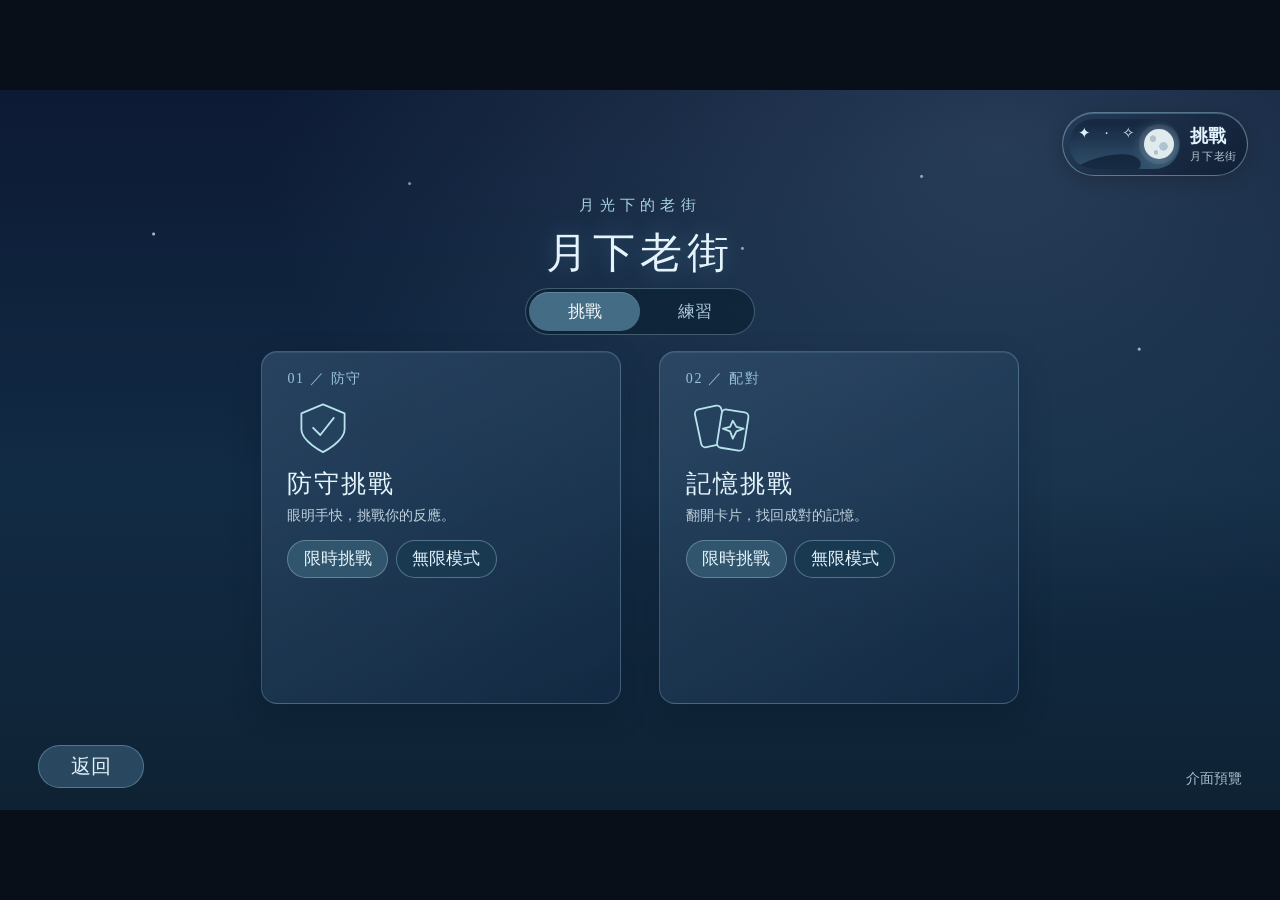
<file: design/practice-preview.html>
<!doctype html><html lang="zh-Hant"><meta charset="utf-8"><meta name="viewport" content="width=device-width,initial-scale=1"><title>現有挑戰版面・練習 UI 預覽</title><style>/* 舞台內的日夜目錄：所有夜色樣式只作用於選章畫面。 */
#level-select { isolation:isolate; }
#level-select::before { content:"";position:absolute;inset:0;z-index:-1;pointer-events:none;background:linear-gradient(180deg,rgba(29,21,15,.28),rgba(50,29,19,.54));transition:background .8s; }
#level-select::after { content:"";position:absolute;inset:0;z-index:-1;pointer-events:none;background:radial-gradient(ellipse at 78% 8%,#668aa54a,transparent 52%),linear-gradient(180deg,#0c1935ed,#112c47e8 55%,#0d2234f5);opacity:0;transition:opacity .85s ease; }
#level-select.night-world::after { opacity:1; }
.world-directory { position:relative;z-index:1;text-align:center;width:100%; }
.world-directory[hidden] { display:none; }
#level-select .world-directory h2 { box-sizing:border-box;width:100%;max-width:none;text-align:center; }
#story-directory h2 { margin:0 0 4cqh;text-shadow:0 2px 12px #38230e; }
#world-switch { position:absolute;right:2.5%;top:3%;z-index:5;display:flex;align-items:center;gap:10px;width:clamp(132px,17cqw,186px);height:clamp(46px,9cqh,66px);box-sizing:border-box;margin:0;padding:6px 10px 6px 6px;border:1px solid #ffe2a19c;border-radius:40px;background:linear-gradient(135deg,#553921e8,#302923ed);box-shadow:0 4px 16px #17120e40,inset 0 1px #fff3;color:#fff0cf;text-align:left;transition:background .7s,border-color .7s,box-shadow .3s; }
#world-switch:hover { box-shadow:0 5px 22px #17120e66,0 0 0 3px #ffdc8c24; }
#world-switch:focus-visible { outline:3px solid #ffe1a0;outline-offset:4px; }
.world-switch-label { font-size:clamp(13px,1.5cqw,18px);font-weight:bold;line-height:1.35;white-space:nowrap; }
.world-switch-label span { display:block;font-size:clamp(9px,.9cqw,11px);font-weight:normal;opacity:.78;letter-spacing:.06em; }
.world-switch-sky { position:relative;flex:1;min-width:60px;height:100%;overflow:hidden;border-radius:30px;background:linear-gradient(#82b3c1,#d9e5cc);box-shadow:inset 0 2px 5px #19394f66;transition:background .7s; }
.switch-orb { position:absolute;left:6px;top:50%;margin-top:-15px;width:30px;height:30px;border-radius:50%;background:#ffe6a0;box-shadow:0 0 0 5px #ffe7a02e,0 0 15px #ffe9ad80;transition:left .65s cubic-bezier(.22,.8,.25,1),background .65s,box-shadow .65s;z-index:2; }
.switch-orb::after { content:"";position:absolute;inset:0;border-radius:50%;background:radial-gradient(circle at 30% 32%,#9fb5c2 0 3px,transparent 3.5px),radial-gradient(circle at 65% 58%,#9fb5c2 0 4px,transparent 4.5px),radial-gradient(circle at 40% 78%,#9fb5c2 0 2px,transparent 2.5px);opacity:0;transition:opacity .6s; }
.switch-cloud { position:absolute;width:38px;height:12px;right:-4px;bottom:10px;border-radius:20px;background:#fff8e7;box-shadow:-9px 5px #fff8e7;transition:transform .65s,opacity .5s; }
.switch-cloud::before { content:"";position:absolute;width:19px;height:19px;left:8px;bottom:0;background:inherit;border-radius:50%; }
.switch-stars { position:absolute;top:4px;left:9px;color:#d9f3ff;font:15px/1.4 serif;letter-spacing:5px;opacity:0;transform:translateY(-18px);transition:opacity .65s,transform .65s; }
.switch-hills { position:absolute;bottom:-18px;left:-5px;width:78px;height:30px;background:#547d75;border-radius:50%;transform:rotate(-15deg);opacity:.65;transition:background .65s; }
.night-world #world-switch { background:linear-gradient(135deg,#263c58ed,#101e34f5);border-color:#92c8e17d;color:#e4f4ff; }
.night-world .world-switch-sky { background:linear-gradient(#14243e,#31526c); }
.night-world .switch-orb { left:calc(100% - 36px);background:#e0ebed;box-shadow:0 0 0 5px #d8f4ff15,0 0 15px #d1efff66; }
.night-world .switch-orb::after { opacity:.75; }
.night-world .switch-cloud { transform:translateY(30px);opacity:0; }
.night-world .switch-stars { opacity:1;transform:translateY(0); }
.night-world .switch-hills { background:#0a172d; }
.night-stars { position:absolute;inset:0;pointer-events:none;opacity:0;background-image:radial-gradient(circle at 12% 20%,#d6edffbb 0 1px,transparent 2px),radial-gradient(circle at 32% 13%,#d6edff88 0 1px,transparent 2px),radial-gradient(circle at 58% 22%,#d6edff99 0 1px,transparent 2px),radial-gradient(circle at 72% 12%,#d6edff99 0 1px,transparent 2px),radial-gradient(circle at 89% 36%,#d6edffaa 0 1px,transparent 2px);transition:opacity 1s; }
.night-world .night-stars { opacity:1; }
#challenge-directory { color:#e4f3fc;animation:night-arrival .65s ease both; }
.night-eyebrow { color:#a8d6e2;font-size:clamp(10px,2.1cqh,15px);letter-spacing:.35em;margin:0 0 1.4cqh; }
#challenge-directory h2 { margin:0;font-size:clamp(23px,6cqh,42px);letter-spacing:.12em;font-weight:normal;text-shadow:0 0 25px #81d5f34d; }
.night-intro { font-size:clamp(12px,2.5cqh,18px);color:#bed2e2;margin:1.7cqh 0 4cqh; }
.challenge-previews { display:flex;justify-content:center;gap:3cqw; }
.challenge-preview { width:25cqw;max-width:300px;box-sizing:border-box;padding:2.5cqh 2cqw;border:1px solid #9ed0e345;border-radius:16px;background:linear-gradient(145deg,#3655739c,#142b46b8);box-shadow:0 12px 32px #020d202b,inset 0 1px #d4efff17;text-align:left; }
.challenge-number { display:block;color:#99c4d9;font-size:clamp(10px,2cqh,14px);letter-spacing:.12em; }
.challenge-preview svg { display:block;width:clamp(42px,10cqh,75px);height:clamp(35px,8cqh,60px);margin:1.5cqh 0;fill:#24415d;stroke:#b8e3ed;stroke-width:2;stroke-linejoin:round;stroke-linecap:round; }
.challenge-preview h3 { margin:0 0 1cqh;font-size:clamp(16px,3.6cqh,25px);font-weight:normal;letter-spacing:.08em; }
.challenge-preview p { font-size:clamp(11px,2.2cqh,16px);color:#bfd1de;margin:0 0 2cqh; }
.challenge-soon { display:inline-block;padding:4px 12px;border:1px solid #86bed15c;border-radius:20px;color:#a8d7e4;font-size:clamp(10px,2cqh,14px); }
.night-world > .back-btn { background:#29475f;border:1px solid #83b6ce70;color:#e1f1fb; }
.visually-hidden { position:absolute;width:1px;height:1px;padding:0;margin:-1px;overflow:hidden;clip-path:inset(50%);white-space:nowrap; }
@keyframes night-arrival { from { opacity:0;transform:translateY(12px); } to { opacity:1;transform:translateY(0); } }
@media (prefers-reduced-motion:reduce) { #level-select *,#level-select::before,#level-select::after { animation:none!important;transition:none!important; } }
.challenge-blue-scene { background:radial-gradient(ellipse at 70% 15%,#315878,#0d203a 70%);color:#e5f1fa; }
.challenge-blue-window { box-sizing:border-box;width:70%;max-width:760px;max-height:90%;padding:4cqh 4cqw;border:1px solid #8fbed17a;border-radius:20px;background:linear-gradient(135deg,#345772d9,#142d48ed);box-shadow:0 15px 50px #020c2580;text-align:center; }
.challenge-blue-window h2 { max-width:none;font-size:clamp(24px,6cqh,44px);margin:1cqh 0;color:#e5f5ff; }
.challenge-blue-window p { font-size:clamp(12px,3cqh,21px);line-height:1.6;margin:2cqh 0; }
.challenge-kicker { color:#a4d0e1;letter-spacing:.2em; }
.challenge-window-actions { display:flex;justify-content:center;gap:2cqw;margin-top:3cqh; }
.challenge-window-actions button { margin:0;border:1px solid #90c9db77;border-radius:24px;background:#2d536d;padding:1.5cqh 2cqw;font-size:clamp(13px,3cqh,21px);min-height:40px; }
.challenge-window-actions button:last-child { background:#447b95; }
.challenge-window-actions button:focus-visible { outline:3px solid #ffe1a0;outline-offset:4px; }
#challenge-countdown { font-size:clamp(18px,4cqh,30px); }
#challenge-countdown-number { font-size:clamp(60px,24cqh,160px);line-height:1.2;color:#b9e7f6; }
.challenge-play-stage { isolation:isolate; }
.challenge-play-background { position:absolute;inset:0;z-index:-2;pointer-events:none;background:center/cover;filter:brightness(.6) saturate(.65); }
.challenge-play-stage::before { content:"";position:absolute;inset:0;z-index:-1;background:linear-gradient(160deg,#123d7870,#122f5860 55%,#081d3d9c);pointer-events:none; }
.challenge-live-hud { position:absolute;top:1%;left:50%;transform:translateX(-50%);z-index:180;white-space:nowrap;color:#e3f3fd;background:#10283de8;padding:1cqh 2cqw;border:1px solid #92c9dd66;border-radius:30px;font-size:clamp(13px,3cqh,23px);pointer-events:none; }
.challenge-time-warning { color:#ffd09a;border-color:#ffd09a; }
.night-challenge-game .memory-panel { top:52%;width:96%;height:90%;max-height:90%;box-sizing:border-box;border-color:#80b7d0;background-image:linear-gradient(145deg,#345d7fe8,#17334de8);color:#e4f1fa;box-shadow:inset 0 1px #b8ddf33b,0 10px 30px #08192b66; }
.night-challenge-game .memory-grid { max-width:none;max-height:none;flex-shrink:0; }
.night-challenge-game .memory-hint,.night-challenge-game .defense-controls-hint { display:none; }
.night-challenge-game .challenge-live-hud { top:2%;left:2%;transform:none; }
.night-challenge-game .memory-timer-large { display:none; }
.challenge-preview p { white-space:nowrap;font-size:clamp(10px,1.9cqh,16px); }
#game-wrapper.challenge-active #loading-screen { color:#d4edfc;background:radial-gradient(ellipse at 75% 15%,#315b7cf2,#0b1c34f5 75%); }
#game-wrapper.challenge-active .loading-content { background:linear-gradient(135deg,#305571e8,#142e48ed);border-color:#8bc1d6;box-shadow:0 12px 35px #030d2366; }
#game-wrapper.challenge-active .loading-content .spinner { border-color:#385b76;border-top-color:#b3e4f7; }
#game-wrapper.challenge-active #loading-progress { color:#b6e9fa; }
.night-challenge-game .memory-info,.night-challenge-game .memory-info-item,.night-challenge-game .memory-hint,.night-challenge-game .memory-timer-large { color:#e6f4ff; }
.night-challenge-game .memory-hint { background:#152f49cc;border-color:#7aafc877; }
.night-challenge-game .memory-card { border-color:#87b8ce; }
.night-challenge-game .memory-top-bar { background-image:linear-gradient(110deg,#203f5ce8,#294d6be8);border-color:#79abc6; }
.night-challenge-game .memory-timer-large,.night-challenge-game .memory-status,.night-challenge-game .memory-strikes { background:#17334bd9;border-color:#7db5d0; }
.night-challenge-game .memory-status,.night-challenge-game .memory-timer-label,.night-challenge-game .memory-info-item span { color:#d0efff; }
.night-challenge-game #memory-timer { color:#ccefff;text-shadow:0 0 6px #77bcdd60; }
.night-challenge-game #defense-combo { display:none!important; }
.night-challenge-game #defense-player { width:20%!important;height:34%!important; }
.night-challenge-game #defense-msg { display:none!important; }
.night-challenge-game #defense-wave-progress { color:#d9effa; }
.timed-challenge > .back-btn { display:none!important; }
#game-wrapper.challenge-active #game-pause-resume { background:#477e99; }
#game-wrapper.challenge-active #game-pause-exit { background:#29475e; }
#game-wrapper.challenge-active #game-pause-overlay { color:#dcefff; }
@media (prefers-reduced-motion:reduce) { .challenge-blue-scene * { transition:none!important; } }

/* 同亮度的霧藍／靛藍，入口與整場視窗共用主題。 */
[data-challenge-kind="defense"] {
    --challenge-light:#3d647b;--challenge-dark:#203c53;--challenge-accent:#507f97;
    --challenge-border:#96c6d7;--challenge-ink:#e6f4fc;--challenge-soft:#b9d8e7;
}
[data-challenge-kind="memory"] {
    --challenge-light:#4b5e82;--challenge-dark:#2c3757;--challenge-accent:#647b9e;
    --challenge-border:#aabddd;--challenge-ink:#edf1ff;--challenge-soft:#c7d2ee;
}
.challenge-preview[data-challenge-kind] {
    background:linear-gradient(145deg,var(--challenge-light),var(--challenge-dark));
    border-color:var(--challenge-border);color:var(--challenge-ink);
}
.challenge-preview[data-challenge-kind] .challenge-number,
.challenge-preview[data-challenge-kind] p { color:var(--challenge-soft); }
.challenge-preview[data-challenge-kind] svg { fill:var(--challenge-dark);stroke:var(--challenge-border); }
.challenge-preview[data-challenge-kind] button { background:var(--challenge-accent);border-color:var(--challenge-border);color:var(--challenge-ink);margin-right:.6cqw; }
.challenge-preview[data-challenge-kind] button:last-child { background:var(--challenge-dark); }
.challenge-blue-scene[data-challenge-kind] { background:radial-gradient(ellipse at 70% 15%,var(--challenge-light),var(--challenge-dark) 75%);color:var(--challenge-ink); }
.challenge-blue-scene[data-challenge-kind] .challenge-blue-window,
#game-wrapper.challenge-active .loading-content { background:linear-gradient(135deg,var(--challenge-light),var(--challenge-dark));border-color:var(--challenge-border); }
.challenge-blue-scene[data-challenge-kind] h2 { color:var(--challenge-ink); }
.challenge-blue-scene[data-challenge-kind] .challenge-kicker { color:var(--challenge-soft); }
.challenge-blue-scene[data-challenge-kind] button { background:var(--challenge-dark);border-color:var(--challenge-border);color:var(--challenge-ink); }
.challenge-blue-scene[data-challenge-kind] button:last-child { background:var(--challenge-accent); }
#game-wrapper.challenge-active #loading-screen { background:radial-gradient(ellipse at 75% 15%,var(--challenge-light),var(--challenge-dark) 75%);color:var(--challenge-ink); }
#game-wrapper.challenge-active #game-pause-overlay { background:color-mix(in srgb,var(--challenge-dark) 85%,transparent);color:var(--challenge-ink); }
#game-wrapper.challenge-active #game-pause-resume { background:var(--challenge-accent); }
#game-wrapper.challenge-active #game-pause-exit { background:var(--challenge-dark); }
#game-wrapper.challenge-active .night-challenge-game .memory-panel { background-image:linear-gradient(145deg,var(--challenge-light),var(--challenge-dark));border-color:var(--challenge-border); }
#game-wrapper.challenge-active .night-challenge-game .memory-top-bar { background-image:linear-gradient(110deg,var(--challenge-dark),var(--challenge-light));border-color:var(--challenge-border); }
#game-wrapper.challenge-active .challenge-live-hud { background:var(--challenge-dark);border-color:var(--challenge-border); }
.challenge-hearts { display:inline-flex;gap:4px;vertical-align:middle;margin-right:1cqw; }
.challenge-hearts img { width:clamp(16px,3.8cqh,28px);height:clamp(16px,3.8cqh,28px);object-fit:contain;image-rendering:pixelated; }
.challenge-hearts .heart-lost { opacity:.25;filter:grayscale(1); }
#challenge-lobby .challenge-blue-window { overflow:auto; }
#challenge-lobby-title { font-size:clamp(22px,5cqh,38px); }
#challenge-lobby-copy { font-size:clamp(12px,2.8cqh,20px); }
#challenge-lobby-points { padding-left:1.4em;margin:2cqh 0;text-align:left;font-size:clamp(12px,2.9cqh,20px);line-height:1.6; }
#challenge-lobby-points li + li { margin-top:1cqh; }
#challenge-lobby-rules { text-align:left;font-size:clamp(12px,2.7cqh,18px); }
#challenge-lobby-rules summary { cursor:pointer;color:var(--challenge-soft,#b9dce9);width:fit-content;margin:auto;padding:.7cqh 8px; }
#challenge-lobby-rules summary:focus-visible { outline:2px solid #ffe1a0;outline-offset:2px; }
#challenge-final-feedback { display:grid;grid-template-columns:1fr 1fr;gap:1.5cqw;margin:2cqh 0; }
#challenge-final-feedback > div { min-width:0;padding:1.5cqh 1cqw;background:#06182c40;border:1px solid #b1cde52e;border-radius:12px; }
#challenge-final-feedback dt { font-size:clamp(11px,2.6cqh,17px);color:var(--challenge-soft,#bdddeb); }
#challenge-final-feedback dd { font-size:clamp(13px,3.3cqh,23px);line-height:1.5;margin:.7cqh 0 0;font-weight:bold;overflow-wrap:anywhere; }
#challenge-results .challenge-blue-window { overflow:auto; }
@media (max-height:400px) { #challenge-results .challenge-blue-window { width:84%;padding:2cqh 3cqw; } #challenge-results p { margin:1cqh 0; } #challenge-final-feedback { margin:1cqh 0; } #challenge-results .challenge-window-actions { margin-top:1.5cqh; } }
@media (max-height:400px) { #challenge-lobby .challenge-blue-window { padding:2cqh 3cqw;width:80%; } #challenge-lobby p { margin:1cqh 0; } #challenge-lobby .challenge-window-actions { margin-top:1.5cqh; } }

/* 無限防守：資訊分居兩角，中央與四方向目標保留完整視線。 */
#game-wrapper.challenge-active .challenge-live-hud.defense-endless-hud {
    inset:0;left:0;top:0;width:100%;height:100%;box-sizing:border-box;
    transform:none;padding:0;border:0;border-radius:0;background:none;pointer-events:none;
    font-variant-numeric:tabular-nums;
}
.defense-endless-game #defense-wave-progress { display:none; }
.endless-score-card,.endless-wave-card {
    position:absolute;top:2%;width:clamp(84px,11cqw,118px);box-sizing:border-box;
    padding:7px 9px;border:1px solid #9dcddd66;border-radius:12px 4px 12px 4px;
    background:linear-gradient(145deg,#31566bd9,#122d42d9);
    box-shadow:inset 0 1px #d5f3ff18,0 3px 10px #06182633;
    color:#e5f4fc;text-align:left;
}
.endless-score-card { left:2%; }
.endless-wave-card { right:2%; }
.endless-vitality { display:flex;align-items:center;justify-content:space-between;gap:4px; }
.defense-endless-hud .challenge-hearts { gap:3px;margin:0; }
.defense-endless-hud .challenge-hearts img { width:clamp(12px,3cqh,17px);height:clamp(12px,3cqh,17px); }
.endless-mark { font-size:14px;line-height:1;color:#9dcddd99; }
.endless-score-line,.endless-wave-line { display:flex;align-items:baseline;gap:4px;margin-top:4px; }
.endless-score-value,.endless-wave-value { font-size:clamp(18px,4.5cqh,26px);line-height:1.1;font-weight:600;letter-spacing:-.025em; }
.endless-score-line>span,.endless-wave-line>span { font-size:clamp(9px,2cqh,12px);color:#a5c9da; }
.endless-stage { display:block;font-size:clamp(9px,2cqh,12px);line-height:1;letter-spacing:.08em;color:#b8d8e6; }
.endless-wave-line { margin-top:3px; }
.endless-wave-ticks { display:flex;gap:2px;margin-top:5px; }
.endless-wave-ticks i { height:3px;flex:1;min-width:0;border-radius:1px;background:#adcddd28; }
.endless-wave-ticks i.is-lit { background:#a7d9e9; }
.defense-endless-hud.challenge-time-warning .endless-score-card { border-color:#f4bb8caa; }
.defense-endless-hud.challenge-time-warning .endless-mark { color:#f4bb8c; }
#game-pause-detail { margin:0;max-width:90%;font-size:clamp(13px,3cqh,21px);line-height:1.6;color:#bdd9e8;font-variant-numeric:tabular-nums;text-align:center; }
#game-pause-detail[hidden] { display:none; }
.defense-endless-hud #defense-wait-meter {
    position:static;width:100%;margin:6px 0 0;padding:5px 0 0;
    border-top:1px solid #a7d9e944;border-radius:0;background:none;
    font-size:clamp(9px,2cqh,12px);line-height:1.2;color:#c2e4ef;white-space:normal;
}
.defense-endless-hud .defense-wait-track { height:3px;margin-top:4px;background:#adcddd28; }
.defense-endless-hud .defense-wait-fill { background:#a7d9e9; }
.defense-response-meter { height:3px;margin-top:6px;border-radius:2px;background:#e4be8733;overflow:hidden; }
.defense-response-fill { height:100%;background:#e8c189;transform-origin:left; }
.defense-response-meter[hidden],.defense-wave-feedback[hidden] { display:none; }
.defense-wave-feedback { position:absolute;bottom:4%;left:50%;transform:translateX(-50%);max-width:82%;padding:6px 12px;border:1px solid #e4bc7c88;border-radius:10px 4px 10px 4px;background:#203c53ed;color:#ffe3b5;white-space:normal;text-align:center;font-size:clamp(12px,2.8cqh,20px); }
.memory-challenge-vitality { display:flex;align-items:center;gap:9px; }
.memory-mistake-meter { display:flex;gap:3px; }
.memory-mistake-meter i { display:block;width:clamp(5px,1.5cqh,9px);height:clamp(5px,1.5cqh,9px);border:1px solid #e4be8766;border-radius:2px;background:#e4be8722; }
.memory-mistake-meter i.is-lit { background:#e8c189; }
/* 雲影只遮牌區，380ms 合攏、180ms 停留、380ms 打開，無白色閃光。 */
.night-challenge-game .memory-grid { position:relative;isolation:isolate; }
.memory-blink-cover { position:absolute;inset:0;z-index:5;overflow:hidden;border-radius:10px;pointer-events:none; }
.memory-blink-cover[hidden] { display:none; }
.memory-blink-shutter { position:absolute;left:0;right:0;height:50.1%;background:linear-gradient(145deg,#203553,#101e35);transform:scaleY(0);transition:transform 380ms cubic-bezier(.2,.7,.3,1); }
.memory-blink-top { top:0;transform-origin:top; }
.memory-blink-bottom { bottom:0;transform-origin:bottom; }
.memory-blink-cover[data-phase="closing"] .memory-blink-shutter { transform:scaleY(1); }
.memory-wind-selected { outline:2px solid #ffe0a0;outline-offset:3px;border-radius:12px;z-index:3; }
@media (prefers-reduced-motion:reduce) { .memory-blink-shutter { transition:none; } }
/* 夜風走兩條對角邊帶，裁切範圍不進入中央與四向目標軸線。 */
.defense-night-wind { position:absolute;inset:0;z-index:60;pointer-events:none;overflow:hidden; }
.defense-wind-lane { position:absolute;width:25%;height:12%;overflow:hidden;pointer-events:none; }
.wind-upper-left { left:2%;top:23%; }
.wind-lower-right { right:2%;bottom:23%;transform:scaleX(-1); }
.defense-wind-leaf {
    position:absolute;left:-24px;top:50%;width:clamp(14px,5.2cqh,26px);height:clamp(8px,2.8cqh,14px);
    border-radius:85% 0 85% 0;background:linear-gradient(135deg,#b6a47b,#80745e);border:1px solid #c6bb9633;
    opacity:0;will-change:transform;animation:defense-night-leaf 1800ms cubic-bezier(.25,.45,.55,.8) both;
}
.defense-wind-leaf::after { content:"";position:absolute;left:15%;right:12%;top:48%;height:1px;background:#f2dfaf55;transform:rotate(-28deg); }
.wind-lower-right .defense-wind-leaf { animation-delay:180ms;background:linear-gradient(135deg,#a1ad8c,#68786e); }
@keyframes defense-night-leaf {
    0% { transform:translate3d(0,1cqh,0) rotate(-35deg);opacity:0; }
    15% { opacity:.58; }
    50% { transform:translate3d(13cqw,-1cqh,0) rotate(30deg);opacity:.58; }
    85% { opacity:.45; }
    100% { transform:translate3d(28cqw,-4cqh,0) rotate(105deg);opacity:0; }
}
@media (prefers-reduced-motion:reduce) { .defense-night-wind { display:none; } }

/* 中央單行提示帶：全寬、半透明，兩側漸隱；只在預告期間淡入淡出。 */
.memory-swap-notice { position:absolute;left:0;top:50%;transform:translateY(-50%);z-index:30;box-sizing:border-box;width:100%;padding:clamp(14px,4cqh,30px) 12px;text-align:center;pointer-events:none;background:linear-gradient(90deg,#172b4700,#172b47b8 18%,#243b59cc 50%,#172b47b8 82%,#172b4700);animation:memory-swap-banner 1100ms ease-in-out both; }
.memory-swap-notice[hidden] { display:none; }
.memory-swap-notice strong { display:block;color:#ffe3ac;font-size:clamp(24px,6.5cqh,46px);line-height:1.3;letter-spacing:.12em;white-space:nowrap;text-shadow:0 2px 8px #071427aa; }
@keyframes memory-swap-banner { 0%,100% { opacity:0; } 18%,76% { opacity:1; } }
@media (prefers-reduced-motion:reduce) { .memory-swap-notice { animation:none; } }
/* 特殊波的提示只占預備時間；作答時保留角色與四向目標的視線。 */
.defense-special-notice { position:absolute;left:0;top:50%;transform:translateY(-50%);width:100%;box-sizing:border-box;padding:14px 12px;z-index:90;text-align:center;pointer-events:none;color:#ffe2ad;background:linear-gradient(90deg,#18364c00,#18364cdb 18%,#18364cdb 82%,#18364c00);font-size:clamp(17px,4.5cqh,30px);line-height:1.4; }
.defense-special-cue { position:absolute;left:3%;bottom:20%;max-width:26%;box-sizing:border-box;padding:5px 12px;border:1px solid #e5c18d77;border-radius:9px 3px;background:#16364bd9;color:#ffe2ad;font-size:clamp(11px,2.7cqh,18px);text-align:center;pointer-events:none;z-index:65; }
.defense-order-badge { position:absolute;right:-7px;top:-7px;display:grid;place-items:center;width:clamp(21px,5cqh,32px);height:clamp(21px,5cqh,32px);border:2px solid #ffdda0;border-radius:50%;background:#19364cf2;color:#ffe4b4;font:bold clamp(13px,3.5cqh,22px)/1 sans-serif;box-shadow:0 2px 5px #07172966;pointer-events:none; }
.defense-order-badge.is-top-target { top:auto;bottom:-5px; }
.defense-order-badge[hidden] { display:none; }

*{box-sizing:border-box}body{margin:0;background:#090f19;color:#e4f3fc;font-family:'Microsoft JhengHei',serif;min-height:100vh;display:grid;place-items:center}#level-select{width:min(100vw,177.777vh);height:min(56.25vw,100vh);position:relative;container-type:size;overflow:hidden;display:flex;align-items:center;justify-content:center;background:#11263d}button{font:inherit;cursor:pointer;color:inherit}#challenge-directory{animation:none}.night-intro{height:5cqh;display:flex;align-items:center;justify-content:center;gap:0;margin:1.7cqh 0 3cqh}.mode-tabs{display:inline-flex;border:1px solid #a9c9dc55;border-radius:24px;padding:3px;background:#0b2034b0}.mode-tabs button{border:0;background:transparent;border-radius:20px;padding:1cqh 3cqw;font-size:clamp(11px,2.4cqh,18px);color:#abc8db}.mode-tabs button[aria-selected=true]{background:#446c84;color:#f1f7fc;box-shadow:inset 0 1px #d5ebf530}.challenge-previews{height:49cqh}.challenge-preview{width:30cqw;max-width:360px;position:relative}.mock-actions{display:flex;gap:.6cqw}.mock-actions button{border:1px solid #a9cddd66;background:#30556c;border-radius:20px;padding:1cqh 1.2cqw;font-size:clamp(11px,2.3cqh,18px);white-space:nowrap}.mock-actions button:last-child{background:#193951}.back-btn{position:absolute;bottom:3%;left:3%;border-radius:24px;padding:1cqh 2.5cqw;font-size:clamp(12px,2.8cqh,20px)}#practice-grid{display:none;grid-template-columns:repeat(2,30cqw);grid-template-rows:repeat(2,1fr);justify-content:center;gap:2cqh 3cqw;height:49cqh}.practice-tile{display:flex;align-items:center;gap:1.4cqw;border:1px solid #b1cbd44d;border-radius:16px;padding:2cqh 1.8cqw;background:linear-gradient(145deg,#345772d9,#18364ded);text-align:left;box-shadow:inset 0 1px #d4efff17,0 8px 22px #020d202b}.practice-tile:hover,.practice-tile[aria-pressed=true]{border-color:#d8c48d;background:linear-gradient(145deg,#476b7d,#284858)}.practice-tile svg{width:7cqw;height:11cqh;flex-shrink:0;stroke:#b9dce7;stroke-width:2;fill:none;stroke-linecap:round;stroke-linejoin:round}.practice-tile strong{font-weight:normal;font-size:clamp(15px,3.5cqh,25px);display:block;margin-bottom:1cqh}.practice-tile small{font-size:clamp(10px,2.1cqh,15px);color:#b6d0dd;display:block;line-height:1.5}.tile-arrow{margin-left:auto;color:#c8dce7;font-size:3cqh}.badge{position:absolute;bottom:3%;right:3%;font-size:clamp(9px,1.9cqh,14px);color:#a8bfcd}dialog{color:#e4f3fc;background:linear-gradient(145deg,#345772,#18364d);border:1px solid #aecbdb77;border-radius:20px;padding:4cqh 4cqw;width:min(66vw,620px);text-align:center}dialog::backdrop{background:#061322b0}dialog h3{font-size:clamp(19px,4cqh,30px);margin:0 0 2cqh}dialog p{font-size:clamp(12px,2.8cqh,20px);line-height:1.7}dialog button{border:1px solid #a9ccdb66;border-radius:24px;background:#416e85;padding:1cqh 3cqw}button:focus-visible{outline:2px solid #e7d2a0;outline-offset:3px}.practice-tile{justify-content:center;gap:2cqw}.practice-tile strong{margin:0;white-space:nowrap;font-size:clamp(16px,4cqh,28px);letter-spacing:.08em}.practice-tile svg{width:6cqw;height:10cqh}.practice-tile:hover{transform:translateY(-2px);box-shadow:0 10px 25px #030e2255}#flow{display:none;position:absolute;inset:0;z-index:10;background:radial-gradient(ellipse at center,#315572,#102238)}#flow h3{position:absolute;left:4%;top:1%;font-size:4cqh;font-weight:normal}#flow img{position:absolute;left:42%;top:30%;width:16%;height:40%;object-fit:contain}#flow .controls{position:absolute;right:4%;top:4%;display:flex;gap:1cqw}#flow button{padding:1cqh 2cqw;background:#365a72;border:1px solid #a9c9db66;border-radius:24px;font-size:2.8cqh}#flow p{position:absolute;bottom:3%;width:100%;text-align:center;color:#adc6d4;font-size:2.3cqh}#target{position:absolute;right:15%;top:42%;font-size:8cqh;color:#e7d29c}</style>
<div id="level-select" class="night-world"><div class="night-stars"></div><button id="world-switch" aria-label="日夜模式外觀預覽"><span class="world-switch-sky"><span class="switch-stars">✦ · ✧</span><span class="switch-orb"></span><span class="switch-hills"></span></span><span class="world-switch-label">挑戰<span>月下老街</span></span></button><div id="challenge-directory" class="world-directory"><p class="night-eyebrow">月光下的老街</p><h2 id="heading">月下老街</h2><div class="night-intro"><div class="mode-tabs" role="tablist" aria-label="挑戰與練習"><button role="tab" aria-selected="true" onclick="switchMode(false)">挑戰</button><button role="tab" aria-selected="false" onclick="switchMode(true)">練習</button></div></div><div class="challenge-previews"><article class="challenge-preview"><span class="challenge-number">01 ／ 防守</span><svg viewBox="0 0 80 64" aria-hidden="true"><path d="M40 6 64 16v18c0 13-24 25-24 25S16 47 16 34V16Z"/><path d="m29 32 8 8 15-19"/></svg><h3>防守挑戰</h3><p>眼明手快，挑戰你的反應。</p><div class="mock-actions"><button>限時挑戰</button><button>無限模式</button></div></article><article class="challenge-preview"><span class="challenge-number">02 ／ 配對</span><svg viewBox="0 0 80 64" aria-hidden="true"><rect x="13" y="9" width="30" height="43" rx="5" transform="rotate(-12 28 30)"/><rect x="37" y="13" width="30" height="43" rx="5" transform="rotate(9 52 34)"/><path d="m52 24 4 7 8 2-8 3-4 8-3-8-8-3 8-2Z"/></svg><h3>記憶挑戰</h3><p>翻開卡片，找回成對的記憶。</p><div class="mock-actions"><button>限時挑戰</button><button>無限模式</button></div></article></div><div id="practice-grid">
<button class="practice-tile" aria-pressed="false" onclick="choose(this,'重擊格擋')"><svg viewBox="0 0 72 64" aria-hidden="true"><path d="M16 9h32M16 17h32M16 25h32M16 33h32M16 41h32"/><path d="m52 18 9 9-9 9"/></svg><span><strong>重擊格擋</strong></span></button><button class="practice-tile" aria-pressed="false" onclick="choose(this,'旋轉防守')"><svg viewBox="0 0 72 64" aria-hidden="true"><path d="M52 19a22 22 0 1 0 3 23M52 8v14H38"/><circle cx="32" cy="32" r="6"/></svg><span><strong>旋轉防守</strong></span></button><button class="practice-tile" aria-pressed="false" onclick="choose(this,'順序滑動')"><svg viewBox="0 0 72 64" aria-hidden="true"><circle cx="18" cy="20" r="11"/><circle cx="48" cy="43" r="11"/><path d="M18 15v10M45 39q9-7 7 0l-8 9h10M30 24l7 8"/></svg><span><strong>順序滑動</strong></span></button><button class="practice-tile" aria-pressed="false" onclick="choose(this,'記憶順序')"><svg viewBox="0 0 72 64" aria-hidden="true"><circle cx="18" cy="20" r="11"/><path d="M18 15v10M38 39h4m7 0h4m7 0h2M31 25l8 7"/></svg><span><strong>記憶順序</strong></span></button></div></div><button class="back-btn" onclick="switchMode(false)">返回</button><span class="badge" id="footnote">介面預覽</span></div><section id="flow" aria-label="練習流程預覽"><h3 id="flow-title"></h3><div class="controls"><button onclick="document.getElementById('target').animate([{opacity:0},{opacity:1}],{duration:300})">重新練習</button><button onclick="leave()">離開練習</button></div><img src="../assets/images/characters/challenge-player.png" alt="練習角色"><span id="target">▥</span><p>流程預覽・尚未接入遊戲操作</p></section><script>function switchMode(practice){document.querySelector('.challenge-previews').style.display=practice?'none':'flex';document.getElementById('practice-grid').style.display=practice?'grid':'none';document.querySelectorAll('[role=tab]').forEach((n,i)=>n.setAttribute('aria-selected',String(i===(practice?1:0))));document.getElementById('footnote').textContent=practice?'不計分・不扣生命':'介面預覽'}function choose(button,title){document.getElementById('flow-title').textContent=title;document.getElementById('target').textContent=title==='重擊格擋'?'▥':title==='旋轉防守'?'↻':title==='順序滑動'?'① → ②':'① · ·';document.getElementById('flow').style.display='block';document.getElementById('challenge-directory').inert=true;document.querySelector('#flow button').focus()}function leave(){document.getElementById('flow').style.display='none';document.getElementById('challenge-directory').inert=false;document.querySelector('[role=tab][aria-selected=true]').focus()}</script></html>
</file>
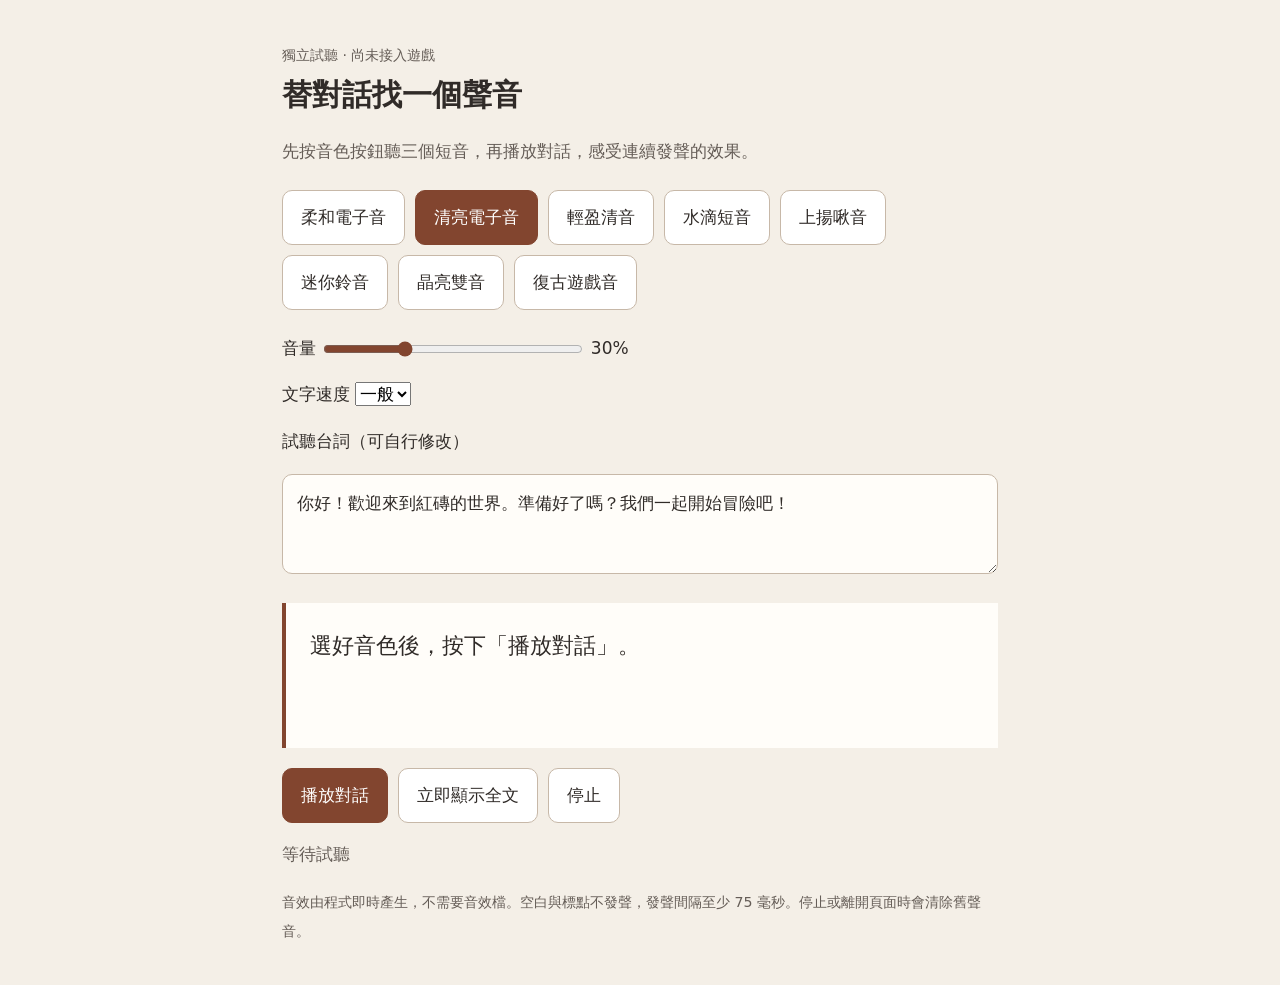
<file: tests/audio-preview.html>
<!doctype html>
<html lang="zh-Hant">
<meta charset="utf-8">
<meta name="viewport" content="width=device-width,initial-scale=1">
<title>對話電子短音試聽</title>
<style>
*{box-sizing:border-box}body{margin:0;background:#f4efe7;color:#302b28;font:17px/1.7 system-ui,sans-serif}main{max-width:760px;margin:auto;padding:40px 22px}h1{font-size:30px;margin:0}p{color:#655d57}.voices{display:flex;gap:10px;flex-wrap:wrap;margin:24px 0}button,select,input{font:inherit}button{cursor:pointer;border:1px solid #c7b8a8;border-radius:10px;padding:12px 18px;background:white;color:inherit;min-height:48px}button[aria-pressed=true],#play{background:#82452f;color:white;border-color:#82452f}label{display:block;margin:18px 0}input[type=range]{width:min(260px,65%);vertical-align:middle;accent-color:#82452f}textarea{width:100%;min-height:100px;padding:14px;font:inherit;border:1px solid #c7b8a8;border-radius:10px;background:#fffdf9;color:inherit}.dialogue{margin:20px 0;background:#fffdf9;border-left:4px solid #82452f;padding:24px;min-height:145px;font-size:22px;white-space:pre-wrap;overflow-wrap:anywhere}.actions{display:flex;gap:10px;flex-wrap:wrap}small{color:#655d57}#status{min-height:30px}
</style>
<main>
<small>獨立試聽 · 尚未接入遊戲</small>
<h1>替對話找一個聲音</h1>
<p>先按音色按鈕聽三個短音，再播放對話，感受連續發聲的效果。</p>
<div class="voices" role="group" aria-label="音色">
<button data-voice="soft" aria-pressed="false">柔和電子音</button>
<button data-voice="bright" aria-pressed="true">清亮電子音</button>
<button data-voice="sparkle" aria-pressed="false">輕盈清音</button>
<button data-voice="drop" aria-pressed="false">水滴短音</button>
<button data-voice="chirp" aria-pressed="false">上揚啾音</button>
<button data-voice="bell" aria-pressed="false">迷你鈴音</button>
<button data-voice="crystal" aria-pressed="false">晶亮雙音</button>
<button data-voice="retro" aria-pressed="false">復古遊戲音</button>
</div>
<label>音量 <input id="volume" type="range" min="0" max="100" value="30"> <output id="volumeValue">30%</output></label>
<label>文字速度 <select id="speed"><option value="80">慢速</option><option value="55" selected>一般</option><option value="30">快速</option></select></label>
<label for="script">試聽台詞（可自行修改）</label>
<textarea id="script">你好！歡迎來到紅磚的世界。準備好了嗎？我們一起開始冒險吧！</textarea>
<div class="dialogue" id="dialogue" aria-label="對話示範">選好音色後，按下「播放對話」。</div>
<div class="actions"><button id="play">播放對話</button><button id="skip">立即顯示全文</button><button id="stop">停止</button></div>
<p id="status" role="status">等待試聽</p>
<small>音效由程式即時產生，不需要音效檔。空白與標點不發聲，發聲間隔至少 75 毫秒。停止或離開頁面時會清除舊聲音。</small>
</main>
<script>
'use strict';
const $=id=>document.getElementById(id);
const voices={soft:{type:'sine',frequency:560,duration:.042,gain:.24},bright:{type:'triangle',frequency:820,duration:.035,gain:.20},sparkle:{type:'sine',frequency:1100,duration:.032,gain:.24},drop:{type:'sine',frequency:1200,end:.52,duration:.052,gain:.24},chirp:{type:'triangle',frequency:660,end:1.5,duration:.04,gain:.18},bell:{type:'sine',frequency:1046,duration:.065,gain:.20,partial:2.76},crystal:{type:'sine',frequency:880,duration:.05,gain:.19,partial:1.5},retro:{type:'square',frequency:440,duration:.028,gain:.075}};
let context,voice='bright',generation=0,lastTone=-Infinity;
const timers=new Set(),nodes=new Set();
function stop(){generation++;for(const timer of timers)clearTimeout(timer);timers.clear();for(const node of nodes){try{node.stop()}catch{}}nodes.clear();lastTone=-Infinity;}
function later(fn,delay){const timer=setTimeout(()=>{timers.delete(timer);fn()},delay);timers.add(timer);}
async function ready(){const Audio=window.AudioContext||window.webkitAudioContext;if(!Audio)throw new Error('這個瀏覽器不支援音訊，請用 Chrome 或 Edge。');context??=new Audio();if(context.state!=='running')await context.resume();if(context.state!=='running')throw new Error('音訊尚未啟用，請再按一次播放。');}
function tone(){
    const settings=voices[voice],now=context.currentTime;
    if(now-lastTone<.075)return;
    lastTone=now;
    const playLayer=(ratio,level)=>{
        const oscillator=context.createOscillator(),gain=context.createGain();
        oscillator.type=settings.type;
        oscillator.frequency.setValueAtTime(settings.frequency*ratio,now);
        oscillator.frequency.exponentialRampToValueAtTime(settings.frequency*ratio*(settings.end??.91),now+settings.duration);
        gain.gain.setValueAtTime(0,now);
        gain.gain.linearRampToValueAtTime(settings.gain*level*Number($('volume').value)/100,now+.004);
        gain.gain.exponentialRampToValueAtTime(.0001,now+settings.duration);
        oscillator.connect(gain);gain.connect(context.destination);nodes.add(oscillator);
        oscillator.onended=()=>{nodes.delete(oscillator);oscillator.disconnect();gain.disconnect()};
        oscillator.start(now);oscillator.stop(now+settings.duration+.005);
    };
    playLayer(1,1);
    if(settings.partial)playLayer(settings.partial,.28);
}
async function start(action){stop();const token=generation;try{await ready();if(token!==generation)return;action(token)}catch(error){if(token===generation)$('status').textContent=error.message}}
document.querySelectorAll('[data-voice]').forEach(button=>button.addEventListener('click',()=>{voice=button.dataset.voice;document.querySelectorAll('[data-voice]').forEach(b=>b.setAttribute('aria-pressed',String(b===button)));start(token=>{[0,140,280].forEach(delay=>later(()=>{if(token===generation)tone()},delay));$('status').textContent='試聽：'+button.textContent})}));
$('volume').addEventListener('input',()=>{$('volumeValue').value=$('volume').value+'%'});
$('play').addEventListener('click',()=>start(token=>{const text=Array.from($('script').value);let index=0;$('dialogue').textContent='';$('status').textContent='播放中';function next(){if(token!==generation)return;if(index>=text.length){$('status').textContent='播放完成，可以換音色再比較';return}const char=text[index++];$('dialogue').textContent+=char;if(/[\p{L}\p{N}]/u.test(char))tone();later(next,Number($('speed').value)*(/[，。！？、,.!?]/u.test(char)?3:1))}next()}));
$('stop').addEventListener('click',()=>{stop();$('status').textContent='已停止'});
$('skip').addEventListener('click',()=>{stop();$('dialogue').textContent=$('script').value;$('status').textContent='已顯示全文，音效停止'});
document.addEventListener('visibilitychange',()=>{if(document.hidden){stop();$('status').textContent='頁面切換，已停止'}});
window.addEventListener('pagehide',()=>{stop();if(context&&context.state!=='closed')context.close().catch(()=>{})});
</script>
</html>
</file>
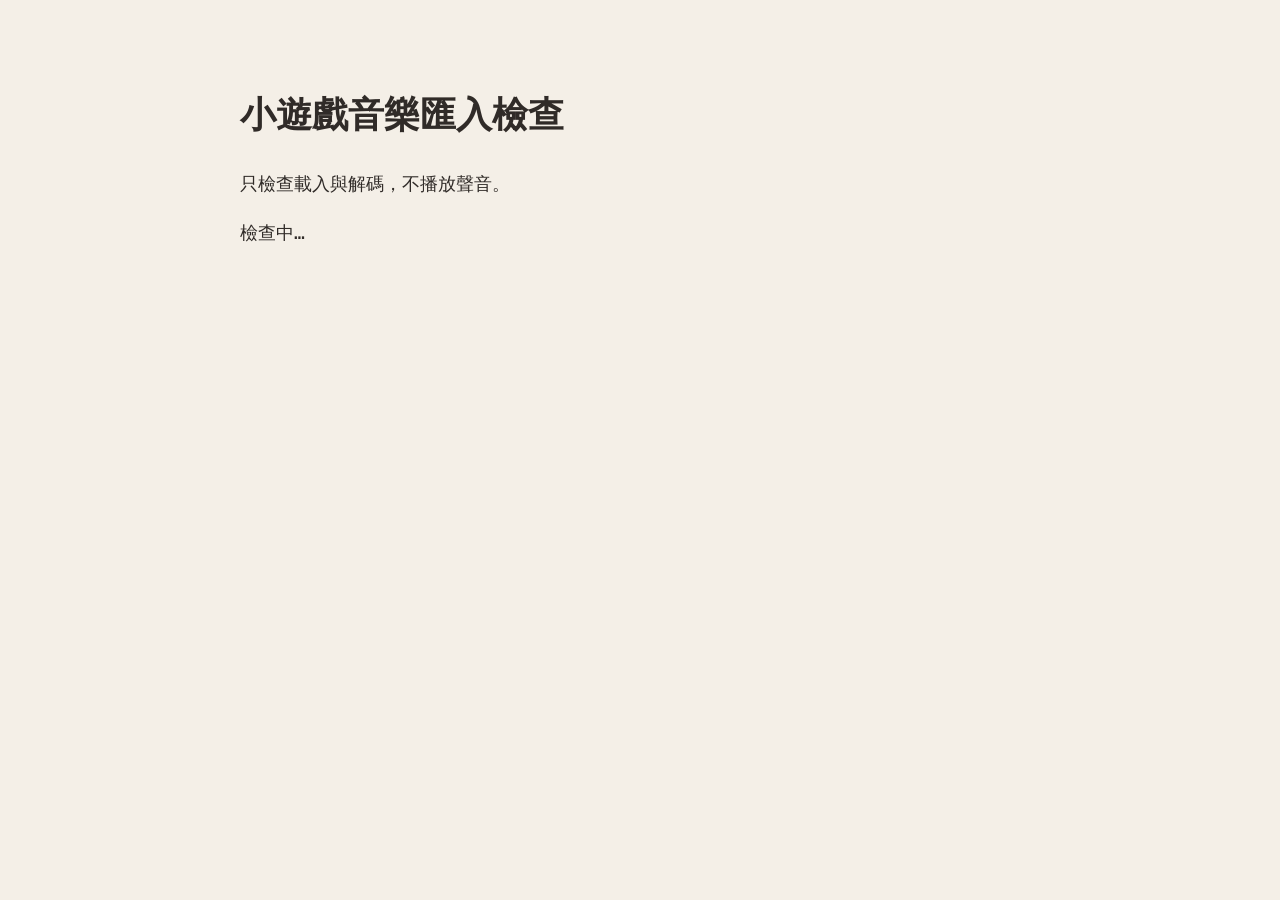
<file: tests/music-assets.html>
<!doctype html><html lang="zh-Hant"><meta charset="utf-8"><title>音樂匯入檢查</title>
<style>body{max-width:800px;margin:40px auto;padding:20px;font:18px/1.7 system-ui;background:#f4efe7;color:#302b28}pre{white-space:pre-wrap}button{padding:12px;font:inherit}</style>
<h1>小遊戲音樂匯入檢查</h1><p>只檢查載入與解碼，不播放聲音。</p><pre id="result">檢查中…</pre>
<script src="../js/core/GameMusic.js"></script>
<script>
(async()=>{
const context=new (window.AudioContext||window.webkitAudioContext)();
const results=[];
try {
for(const [key,path] of Object.entries(GameMusic.tracks)) {
try {
const response=await fetch('../'+path);if(!response.ok)throw Error('HTTP '+response.status);
const bytes=await response.arrayBuffer();const buffer=await context.decodeAudioData(bytes);
results.push({track:key,path,ok:true,seconds:Math.round(buffer.duration*10)/10,channels:buffer.numberOfChannels,sampleRate:buffer.sampleRate});
}catch(error){results.push({track:key,path,ok:false,error:error.message})}
document.getElementById('result').textContent=JSON.stringify({allOK:results.length===4&&results.every(r=>r.ok),results},null,2);
}
}finally{await context.close()}
})();
</script></html>
</file>
